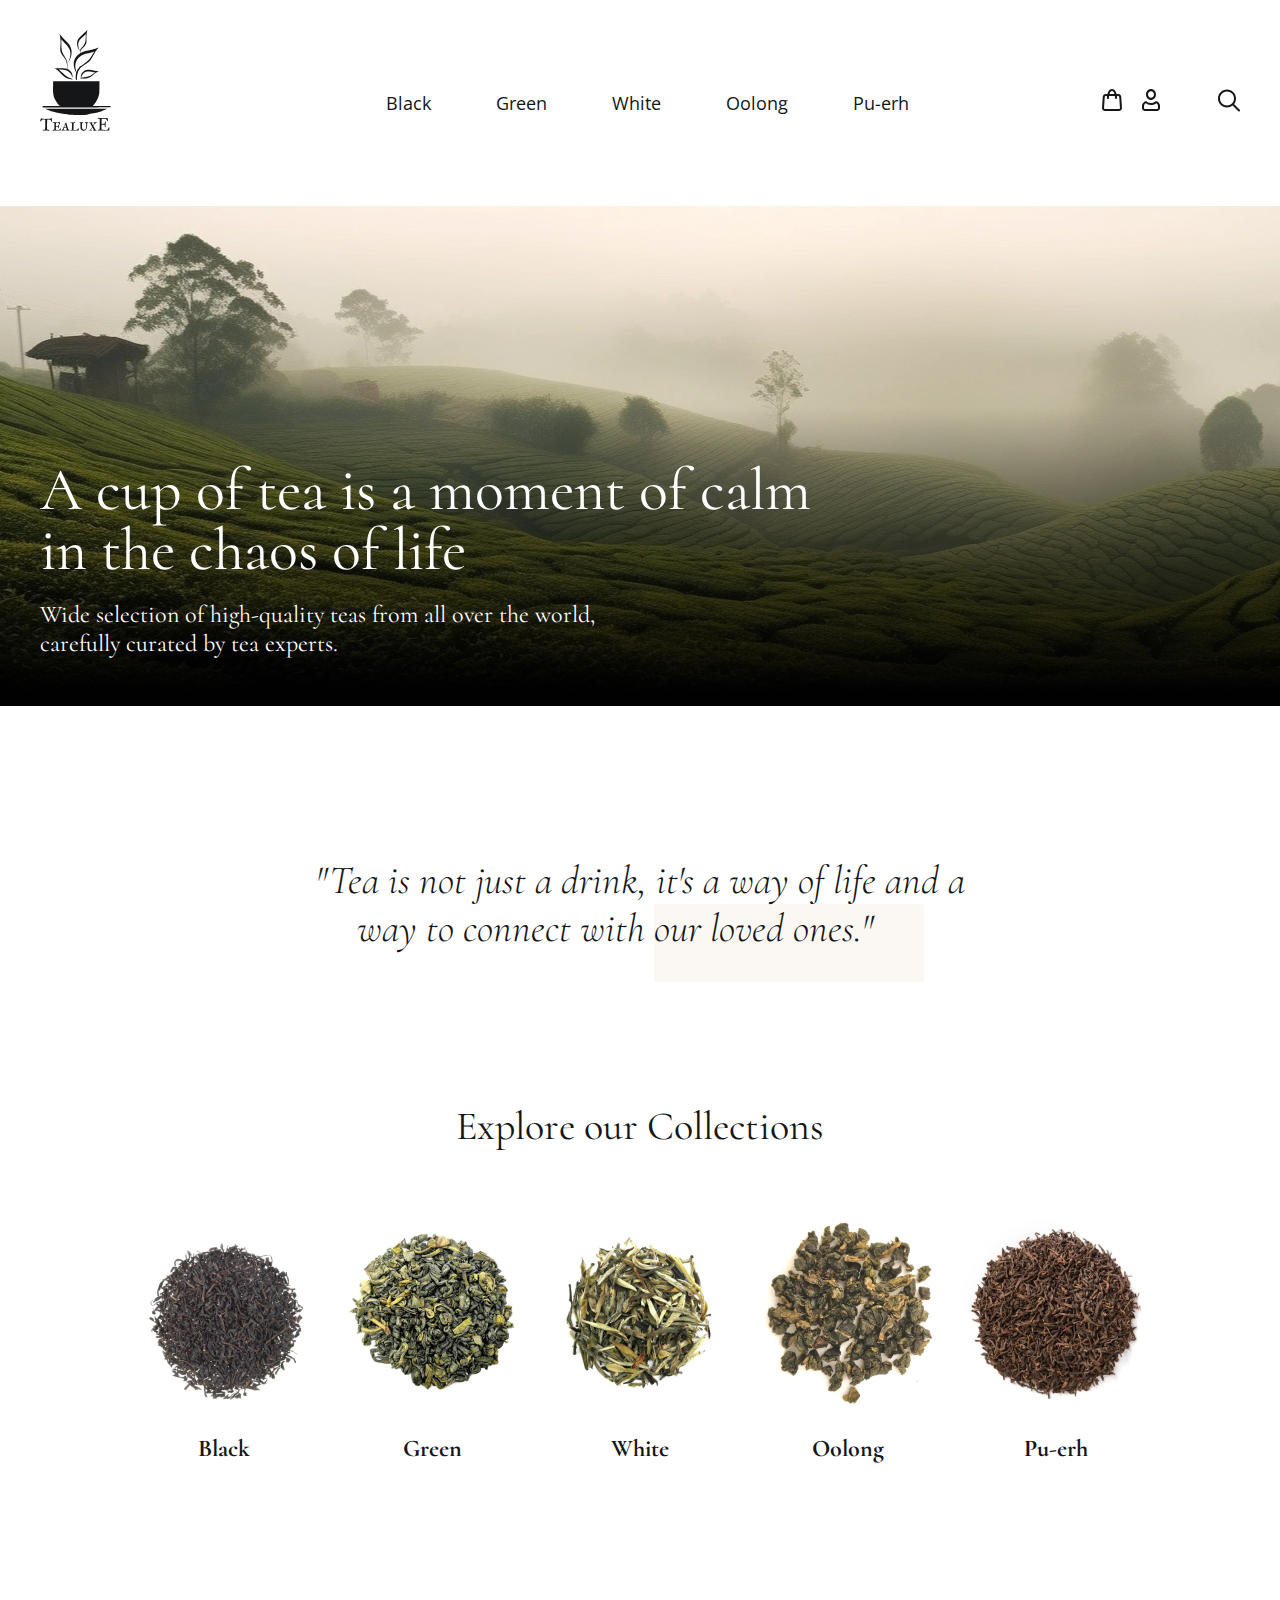
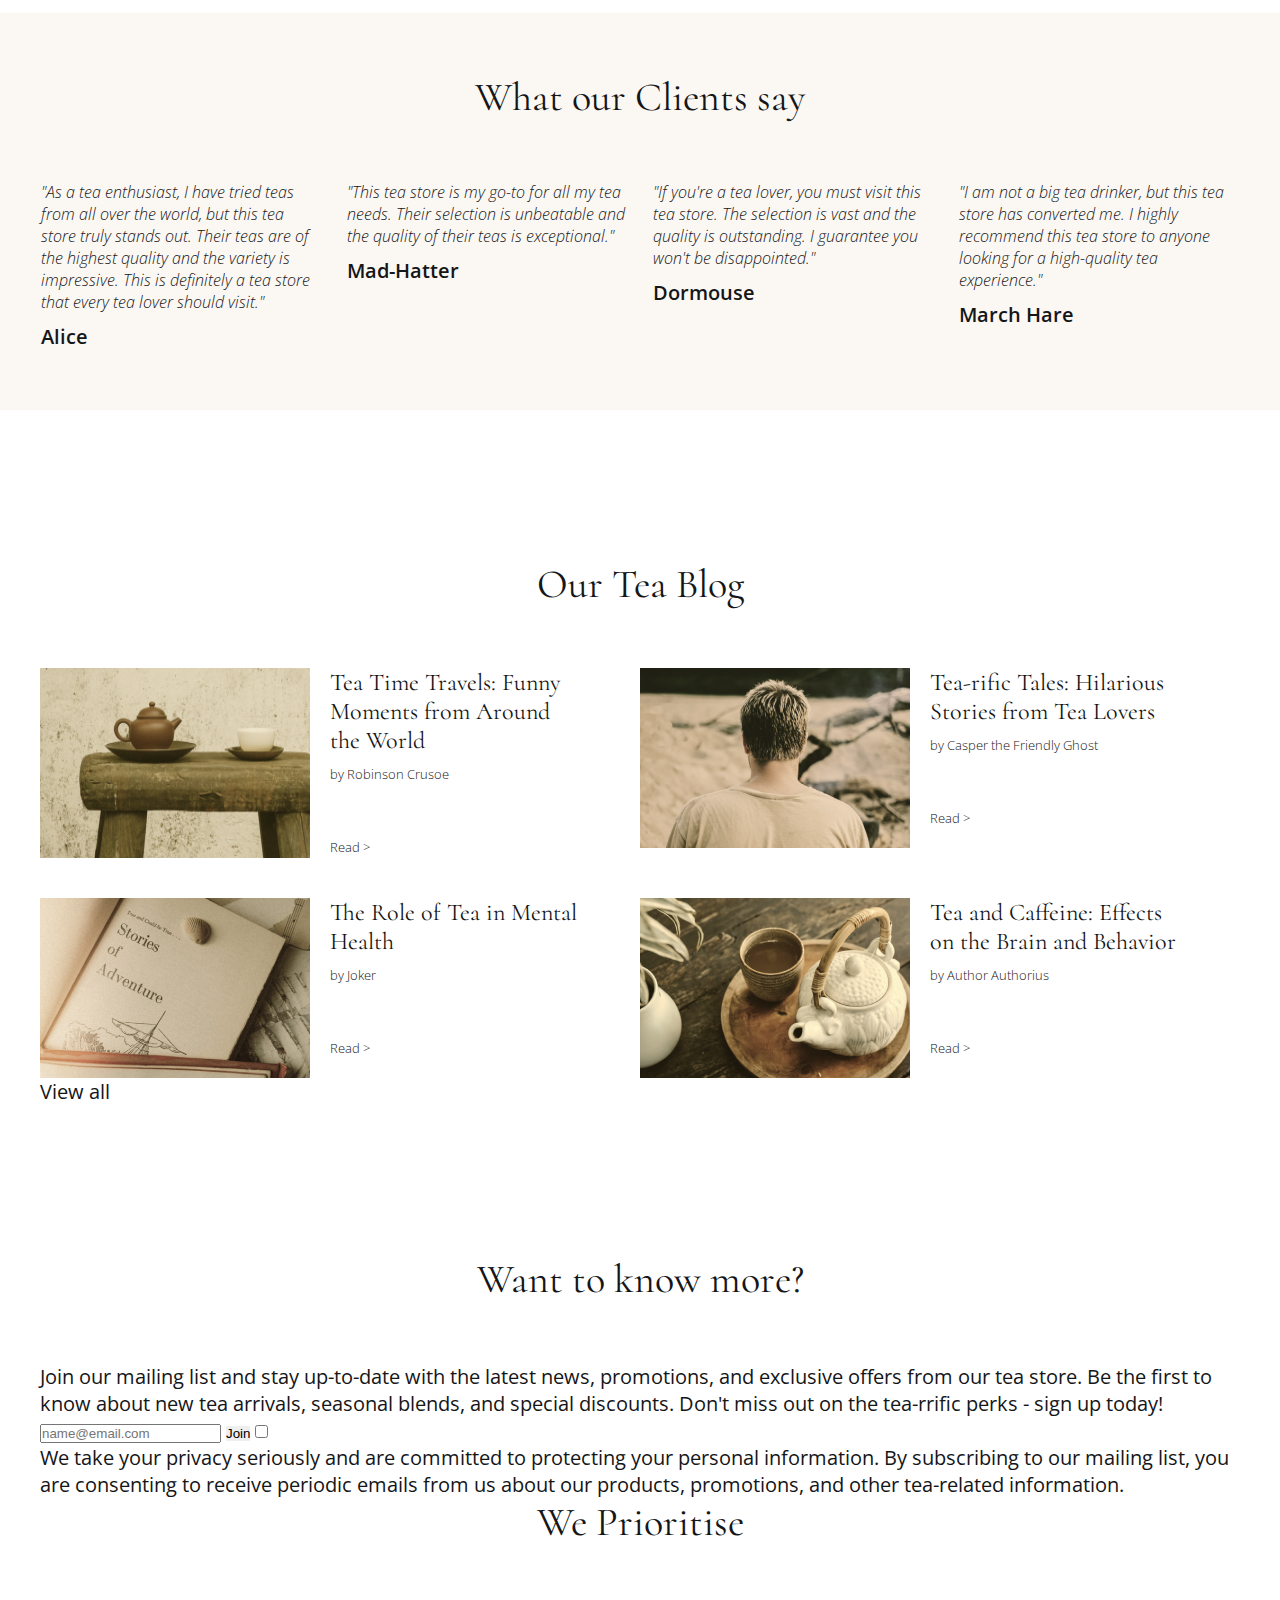
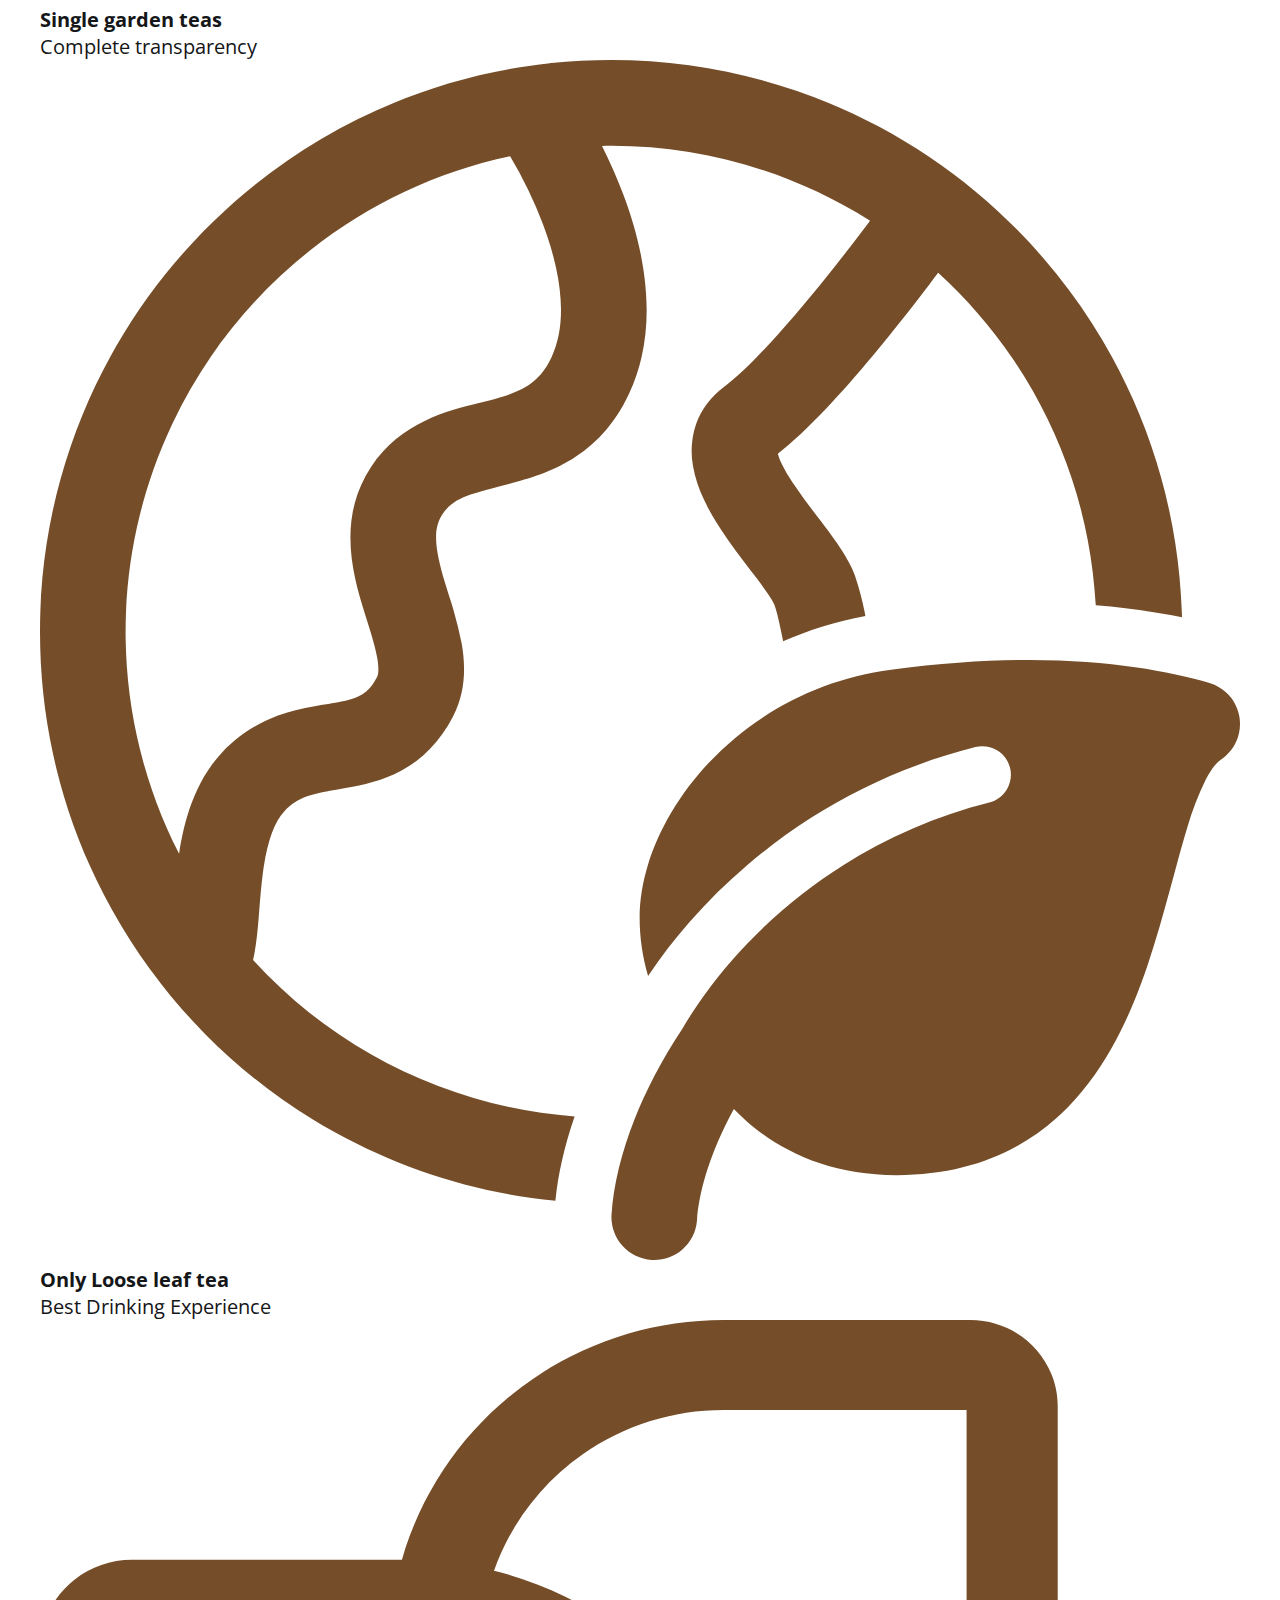
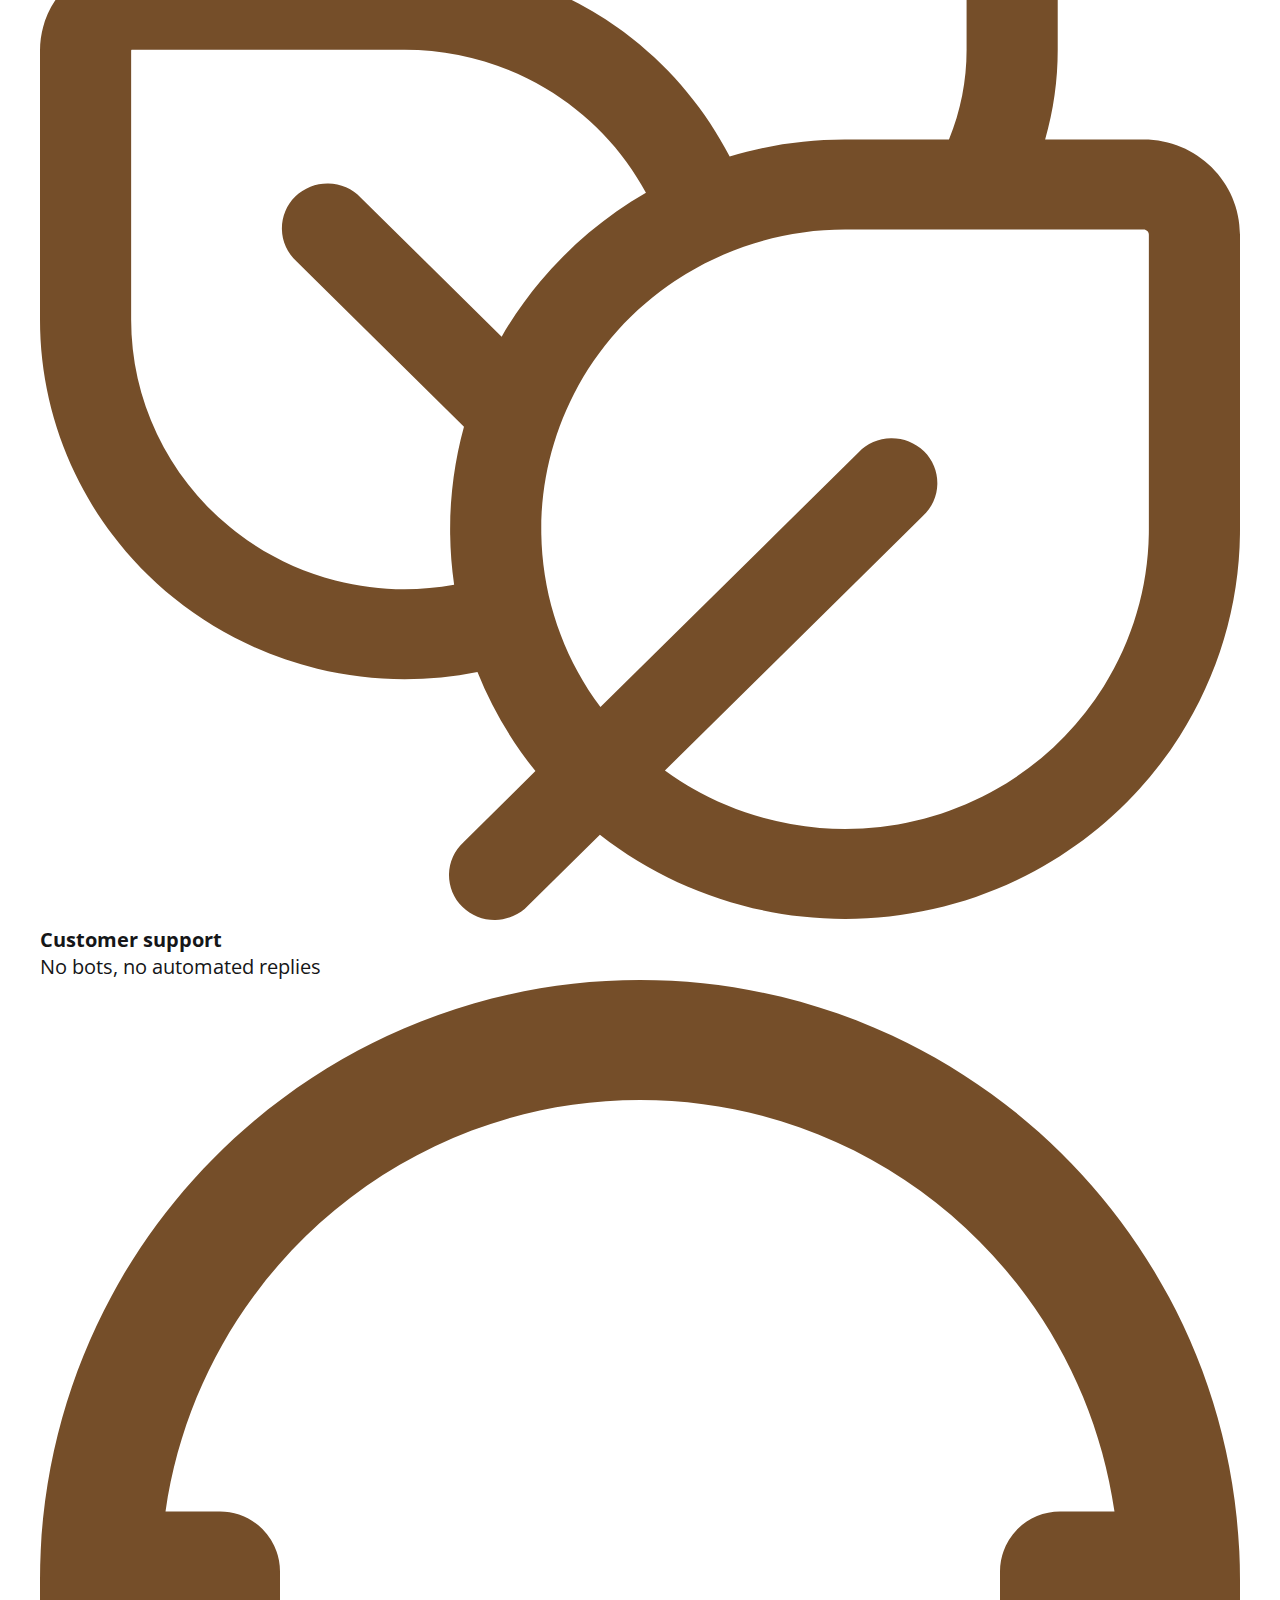
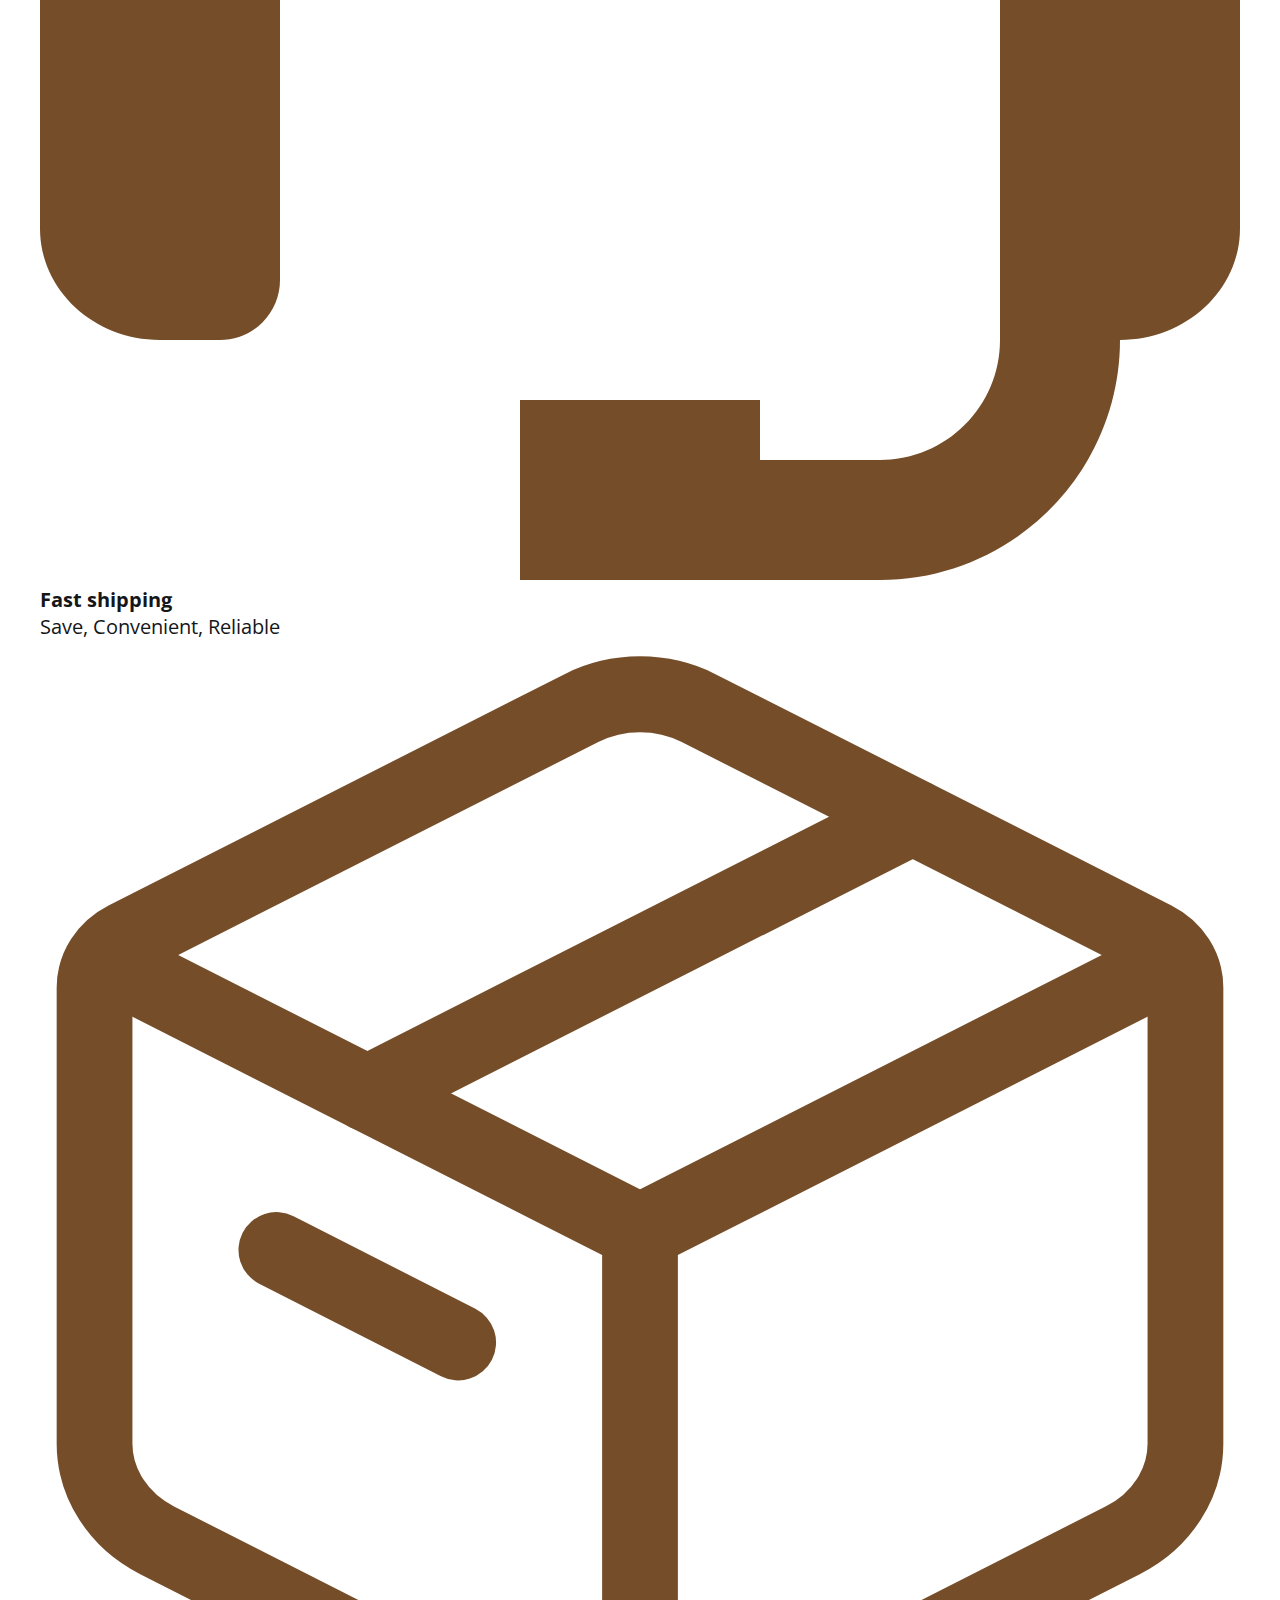
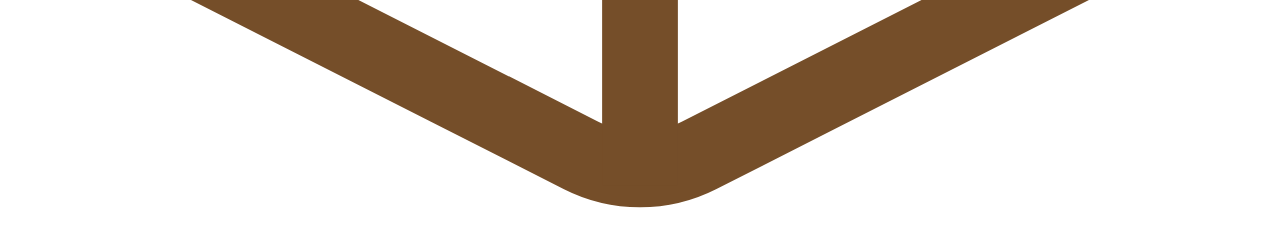
<file: index.html>
<!DOCTYPE html>
<html lang="en">

  <head>
    <meta charset="UTF-8">
    <meta name="viewport" content="width=device-width, initial-scale=1.0">
    <meta http-equiv="X-UA-Compatible" content="ie=edge">
    <title>tea</title>
    <link rel="preconnect" href="https://fonts.googleapis.com">
    <link rel="preconnect" href="https://fonts.gstatic.com" crossorigin>
    <link
      href="https://fonts.googleapis.com/css2?family=Cormorant:ital,wght@0,400;1,300&family=Open+Sans:ital,wght@0,300;0,400;0,600;1,300&display=swap"
      rel="stylesheet">
    <!-- <link rel="stylesheet" href="css/reset.css"> -->
    <link rel="stylesheet" href="css/reset-lex.css">
    <link rel="stylesheet" href="css/style.css">
    <script defer src="js/main.js"></script>
  </head>

  <body>
    <div class="menu--ground"></div>
    <div class="wrapper">
      <header class="header">
        <div class="container">
          <div class="header__inner">
            <a href="#" class="logo">
              <img src="img/logo.svg" alt="">
            </a>
            <nav class="menu">
              <button class="menu__btn">
                <span></span>
                <span></span>
                <span></span>
                <span></span>
              </button>
              <ul class="menu__list">
                <li class="menu__close">
                  <button class="menu__close-btn">
                    <img src="./img/close.svg" alt="close">
                  </button>
                </li>
                <li class="menu__item"><a href="#" class="menu__link">Black</a></li>
                <li class="menu__item"><a href="#" class="menu__link">Green</a></li>
                <li class="menu__item"><a href="#" class="menu__link">White</a></li>
                <li class="menu__item"><a href="#" class="menu__link">Oolong</a></li>
                <li class="menu__item"><a href="#" class="menu__link">Pu-erh</a></li>
                <li class="mobile-nav">
                  <ul class="mobile-menu">
                    <li class="mobile-menu__item">
                      <a href="#" class="mobile-menu__link">Contact Us</a>
                    </li>
                    <li class="mobile-menu__item">
                      <a href="#" class="mobile-menu__link">Our Blog</a>
                    </li>
                    <li class="mobile-menu__item">
                      <a href="#" class="mobile-menu__link">Shipping and Delivery</a>
                    </li>
                  </ul>
                  <ul class="mobile-actions">
                    <li class="mobile-actions__item">
                      <a href="#" class="user-actions__link">
                        <img src="./img/cart.svg" alt="cart">
                      </a>
                    </li>
                    <li class="mobile-actions__item">
                      <a href="#" class="user-actions__link">
                        <img src="./img/login.svg" alt="login">
                      </a>
                    </li>
                    <li class="mobile-actions__item">
                      <a href="#" class="user-actions__link">
                        <img src="./img/search.svg" alt="search">
                      </a>
                    </li>
                  </ul>
                </li>
              </ul>
            </nav>
            <ul class="user-actions">
              <li class="user-actions__item">
                <a href="#" class="user-actions__link">
                  <img src="./img/cart.svg" alt="cart">
                </a>
              </li>
              <li class="user-actions__item">
                <a href="#" class="user-actions__link">
                  <img src="./img/login.svg" alt="login">
                </a>
              </li>
              <li class="user-actions__item user-actions__item_search">
                <a href="#" class="user-actions__link">
                  <img src="./img/search.svg" alt="search">
                </a>
                <!-- <search>
                  <form action="">
                    <input type="search">
                    <button type="submit"></button>
                  </form>
                </search> -->
              </li>
            </ul>
          </div>
        </div>
      </header>
      <main class="main">
        <section class="top">
          <div class="container">
            <div class="top__inner">
              <h1 class="top__title">A cup of tea is a moment of calm in the chaos of life</h1>
              <p class="top__text">Wide selection of high-quality teas from all over the world, carefully curated by tea
                experts.</p>
            </div>
          </div>
        </section>
        <blockquote class="blockquote">
          <div class="container">
            <p class="blockquote__text">"Tea is not just a drink, it's a way of life and a way to connect with <span>our
                loved ones."</span></p>
          </div>
        </blockquote>
        <section class="collection">
          <div class="container">
            <div class="collection__inner">
              <h2 class="title collection__title">Explore our Collections</h2>
              <ul class="collection__items">
                <li class="collection__item">
                  <a href="#" class="collection__link">
                    <figura>
                      <img class="collection__img" src="./img/black-tea.jpg" alt="black">
                      <h3>Black</h3>
                      </img>
                    </figura>
                  </a>
                </li>
                <li class="collection__item">
                  <a href="#" class="collection__link">
                    <figura>
                      <img class="collection__img" src="./img/green-tea.jpg" alt="green">
                      <h3>Green</h3>
                      </img>
                    </figura>
                  </a>
                </li>
                <li class="collection__item">
                  <a href="#" class="collection__link">
                    <figura>
                      <img class="collection__img" src="./img/white-tea.jpg" alt="white">
                      <h3>White</h3>
                      </img>
                    </figura>
                  </a>
                </li>
                <li class="collection__item">
                  <a href="#" class="collection__link">
                    <figura>
                      <img class="collection__img" src="./img/oolong-tea.jpg" alt="oolong">
                      <h3>Oolong</h3>
                      </img>
                    </figura>
                  </a>
                </li>
                <li class="collection__item">
                  <a href="#" class="collection__link">
                    <figura>
                      <img class="collection__img" src="./img/pu-erh-tea.jpg" alt="pu-erh-tea">
                      <h3>Pu-erh</h3>
                      </img>
                    </figura>
                  </a>
                </li>
              </ul>
            </div>
          </div>
        </section>
        <section class="reviews">
          <div class="container">
            <div class="reviews__inner">
              <h3 class="title reviews__title">What our Clients say</h3>
              <ul class="reviews__list">
                <li class="reviews__item">
                  <blockquote>
                    <p class="reviews_text">"As a tea enthusiast, I have tried teas from all over the world, but this
                      tea store truly
                      stands
                      out. Their teas are of
                      the highest quality and the variety is impressive. This is definitely a tea store that every tea
                      lover should visit."</p>
                    <cite class="reviews__name">Alice</cite>
                  </blockquote>
                </li>
                <li class="reviews__item">
                  <blockquote>
                    <p class="reviews_text">"This tea store is my go-to for all my tea needs. Their selection is
                      unbeatable and the quality
                      of their teas is
                      exceptional."</p>
                    <cite class="reviews__name">Mad-Hatter</cite>
                  </blockquote>
                </li>
                <li class="reviews__item">
                  <blockquote>
                    <p class="reviews_text">"If you're a tea lover, you must visit this tea store. The selection is vast
                      and the quality is
                      outstanding. I guarantee
                      you won't be disappointed."</p>
                    <cite class="reviews__name">Dormouse</cite>
                  </blockquote>
                </li>
                <li class="reviews__item">
                  <blockquote>
                    <p class="reviews_text">"I am not a big tea drinker, but this tea store has converted me. I highly
                      recommend this tea
                      store to anyone looking
                      for a high-quality tea experience."</p>
                    <cite class="reviews__name">March Hare</cite>
                  </blockquote>
                </li>
              </ul>
            </div>
          </div>
        </section>
        <section class="main-blog">
          <div class="container">
            <h2 class="title">Our Tea Blog</h2>
            <ul class="main-blog__list">
              <li class="main-blog__item">
                <figure>
                  <img src="./img/blog01.jpg" alt="blog01" class="main-blog__item-img">
                  <div class="main-blog__item-content">
                    <h3 class="main-blog__item-title">Tea Time Travels: Funny Moments from Around the World</h3>
                    <p class="main-blog__item-author">by Robinson Crusoe</p>
                    <a href="#" class="main-blog__item-link">Read ></a>
                  </div>
                </figure>
              </li>
              <li class="main-blog__item">
                <figure>
                  <img src="./img/blog02.jpg" alt="blog02" class="main-blog__item-img">
                  <div class="main-blog__item-content">
                    <h3 class="main-blog__item-title">Tea-rific Tales: Hilarious Stories from Tea Lovers</h3>
                    <p class="main-blog__item-author">by Casper the Friendly Ghost</p>
                    <a href="#" class="main-blog__item-link">Read ></a>
                  </div>
                </figure>
              </li>
              <li class="main-blog__item">
                <figure>
                  <img src="./img/blog03.jpg" alt="blog03" class="main-blog__item-img">
                  <div class="main-blog__item-content">
                    <h3 class="main-blog__item-title">The Role of Tea in Mental Health</h3>
                    <p class="main-blog__item-author">by Joker</p>
                    <a href="#" class="main-blog__item-link">Read ></a>
                  </div>
                </figure>
              </li>
              <li class="main-blog__item">
                <figure>
                  <img src="./img/blog04.jpg" alt="blog04" class="main-blog__item-img">
                  <div class="main-blog__item-content">
                    <h3 class="main-blog__item-title">Tea and Caffeine: Effects on the Brain and Behavior</h3>
                    <p class="main-blog__item-author">by Author Authorius</p>
                    <a href="#" class="main-blog__item-link">Read ></a>
                  </div>
                </figure>
              </li>
            </ul>
            <a href="" class="main-blog__link">View all</a>
          </div>
        </section>
        <section class="mailing-list">
          <div class="container">
            <h2 class="title mailing-list__title">Want to know more?</h2>
            <div class="mailing-list__inner">
              <p class="mailing-list__text">
                Join our mailing list and stay up-to-date with the latest news, promotions, and exclusive offers from
                our tea store. Be the first to know about new tea arrivals, seasonal blends, and special discounts.
                Don't miss out on the tea-rrific perks - sign up today!
              </p>
              <form action="" class="mailinf-list__form">
                <input class="mailing-list__email" type="email" placeholder="name@email.com">
                <button class="mailing-list__btn" type="submit">Join</button>
                <label>
                  <input class="checkbox" type="checkbox">
                  <span class="checkbox-style"></span>
                  <p class="checkbox__text">
                    We take your privacy seriously and are committed to protecting your personal information. By
                    subscribing to our mailing
                    list, you are consenting to receive periodic emails from us about our products, promotions, and
                    other tea-related
                    information.
                  </p>
                </label>
              </form>
            </div>
          </div>
        </section>
        <section class="prioritise">
          <div class="container">
            <h2 class="title">We Prioritise</h2>
            <ul class="prioritise__list">
              <li class="prioritise__item">
                <h4 class="prioritise__title">Single garden teas</h4>
                <p class="prioritise__text">Complete transparency</p>
                <img class="prioritise__img" src="./img/prioritise01.svg" alt="prioritise01">
              </li>
              <li class="prioritise__item">
                <h4 class="prioritise__title">Only Loose leaf tea</h4>
                <p class="prioritise__text">Best Drinking Experience</p>
                <img class="prioritise__img" src="./img/prioritise02.svg" alt="prioritise02">
              </li>
              <li class="prioritise__item">
                <h4 class="prioritise__title">Customer support</h4>
                <p class="prioritise__text">No bots, no automated replies</p>
                <img class="prioritise__img" src="./img/prioritise03.svg" alt="prioritise03">
              </li>
              <li class="prioritise__item">
                <h4 class="prioritise__title">Fast shipping</h4>
                <p class="prioritise__text">Save, Convenient, Reliable</p>
                <img class="prioritise__img" src="./img/prioritise04.svg" alt="prioritise04">
              </li>
            </ul>
          </div>
        </section>
      </main>
      <footer class="footer"></footer>
    </div>


  </body>

</html>
</file>
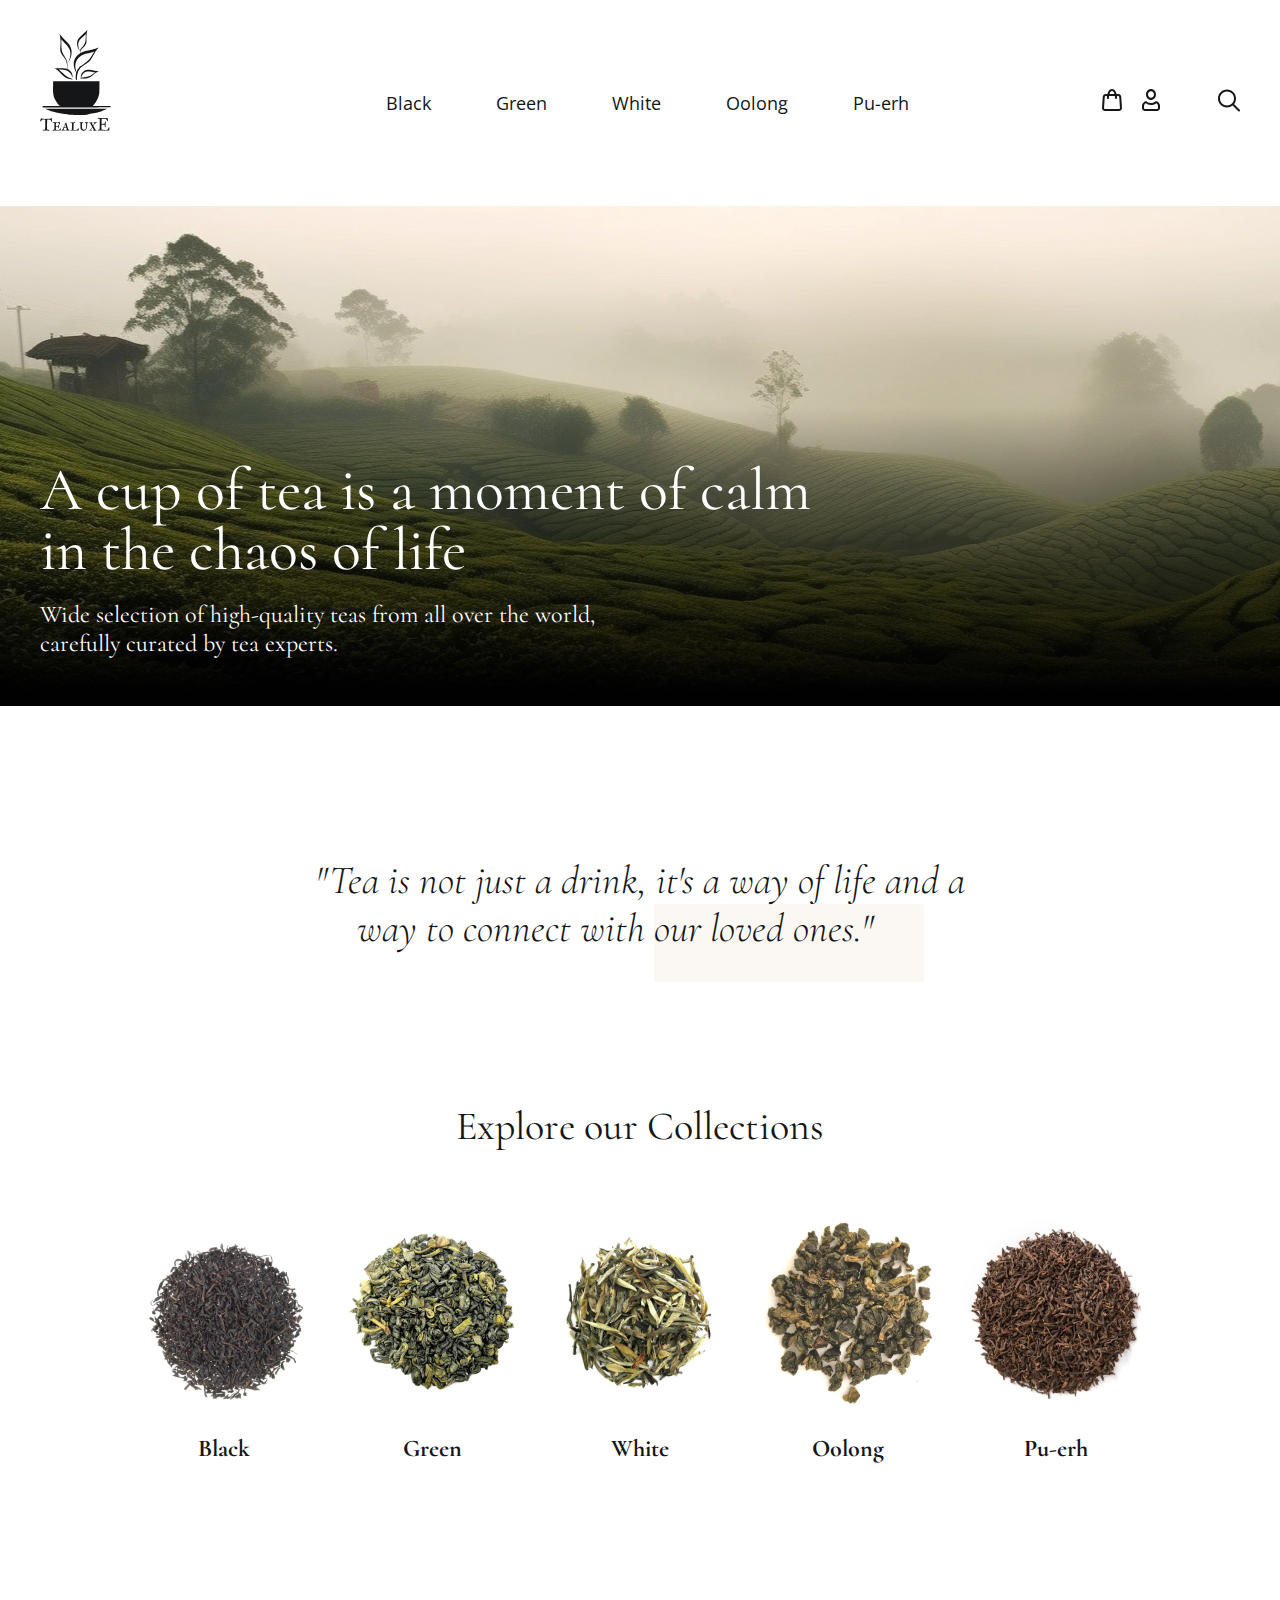
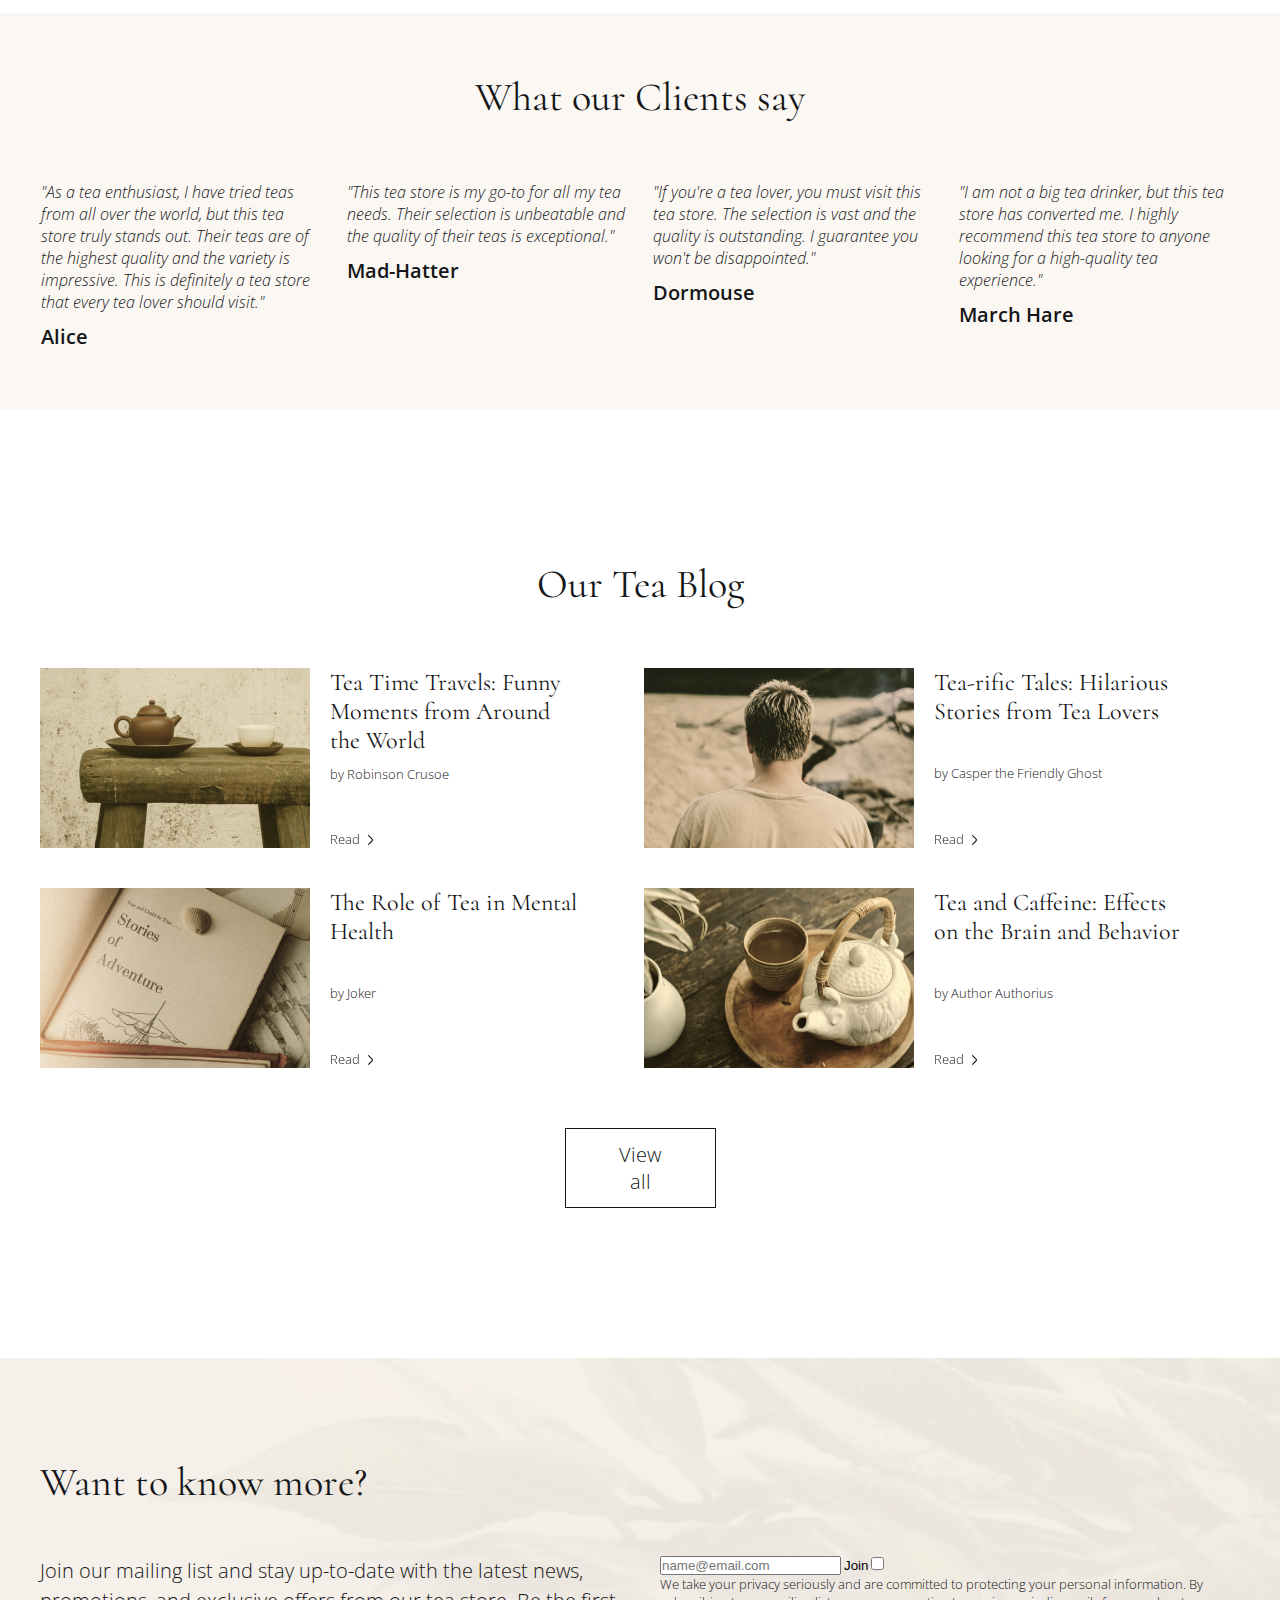
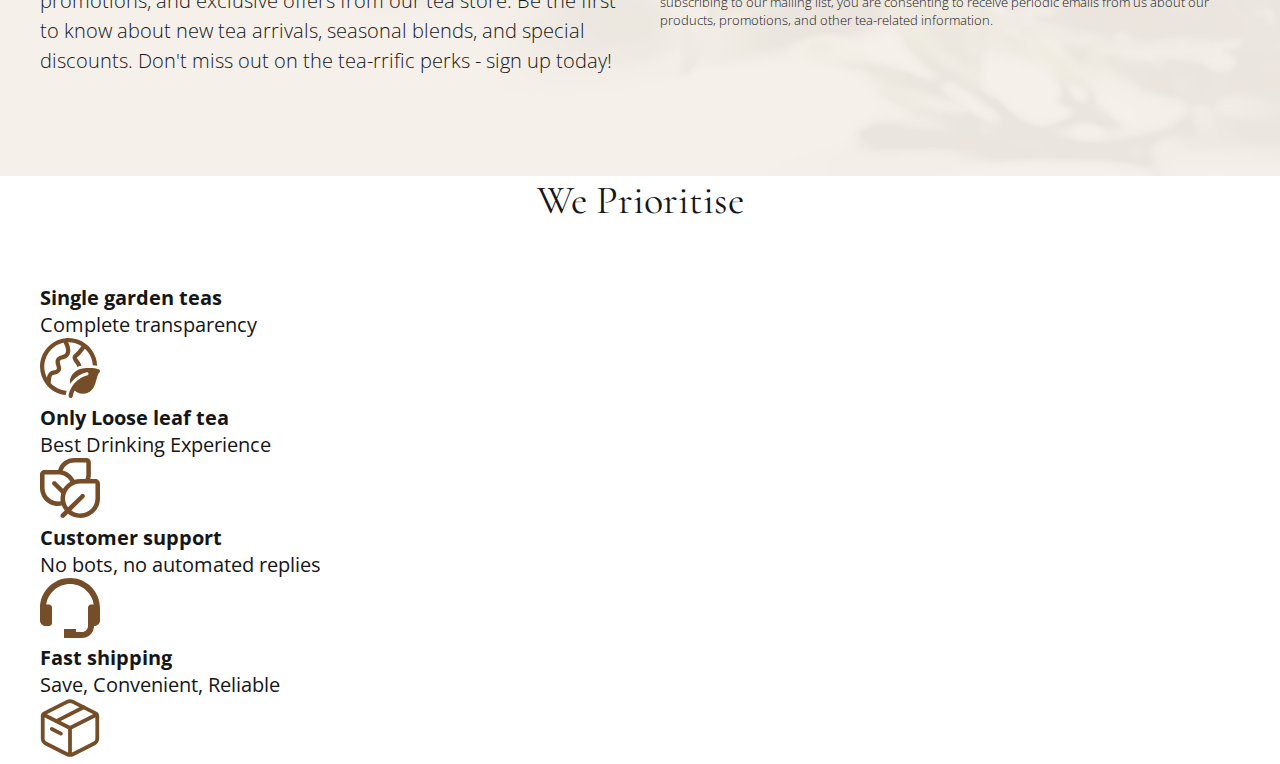
<file: prod/index.html>
<!DOCTYPE html>
<html lang="en">

  <head>
    <meta charset="UTF-8">
    <meta name="viewport" content="width=device-width, initial-scale=1.0">
    <meta http-equiv="X-UA-Compatible" content="ie=edge">
    <title>tea</title>
    <link rel="preconnect" href="https://fonts.googleapis.com">
    <link rel="preconnect" href="https://fonts.gstatic.com" crossorigin>
    <link
      href="https://fonts.googleapis.com/css2?family=Cormorant:ital,wght@0,400;1,300&family=Open+Sans:ital,wght@0,300;0,400;0,600;1,300&display=swap"
      rel="stylesheet">
    <!-- <link rel="stylesheet" href="css/reset.css"> -->
    <link rel="stylesheet" href="./css/reset-lex.css">
    <link rel="stylesheet" href="./css/style.css">
    <script defer src="./js/main.js"></script>
  </head>

  <body>
    <div class="menu--ground"></div>
    <div class="wrapper">
      <header class="header">
        <div class="container">
          <div class="header__inner">
            <a href="#" class="logo">
              <img src="img/logo.svg" alt="">
            </a>
            <nav class="menu">
              <button class="menu__btn">
                <span></span>
                <span></span>
                <span></span>
                <span></span>
              </button>
              <ul class="menu__list">
                <li class="menu__close">
                  <button class="menu__close-btn">
                    <img src="./img/close.svg" alt="close">
                  </button>
                </li>
                <li class="menu__item"><a href="#" class="menu__link">Black</a></li>
                <li class="menu__item"><a href="#" class="menu__link">Green</a></li>
                <li class="menu__item"><a href="#" class="menu__link">White</a></li>
                <li class="menu__item"><a href="#" class="menu__link">Oolong</a></li>
                <li class="menu__item"><a href="#" class="menu__link">Pu-erh</a></li>
                <li class="mobile-nav">
                  <ul class="mobile-menu">
                    <li class="mobile-menu__item">
                      <a href="#" class="mobile-menu__link">Contact Us</a>
                    </li>
                    <li class="mobile-menu__item">
                      <a href="#" class="mobile-menu__link">Our Blog</a>
                    </li>
                    <li class="mobile-menu__item">
                      <a href="#" class="mobile-menu__link">Shipping and Delivery</a>
                    </li>
                  </ul>
                  <ul class="mobile-actions">
                    <li class="mobile-actions__item">
                      <a href="#" class="user-actions__link">
                        <img src="./img/cart.svg" alt="cart">
                      </a>
                    </li>
                    <li class="mobile-actions__item">
                      <a href="#" class="user-actions__link">
                        <img src="./img/login.svg" alt="login">
                      </a>
                    </li>
                    <li class="mobile-actions__item">
                      <a href="#" class="user-actions__link">
                        <img src="./img/search.svg" alt="search">
                      </a>
                    </li>
                  </ul>
                </li>
              </ul>
            </nav>
            <ul class="user-actions">
              <li class="user-actions__item">
                <a href="#" class="user-actions__link">
                  <img src="./img/cart.svg" alt="cart">
                </a>
              </li>
              <li class="user-actions__item">
                <a href="#" class="user-actions__link">
                  <img src="./img/login.svg" alt="login">
                </a>
              </li>
              <li class="user-actions__item user-actions__item_search">
                <a href="#" class="user-actions__link">
                  <img src="./img/search.svg" alt="search">
                </a>
                <!-- <search>
                  <form action="">
                    <input type="search">
                    <button type="submit"></button>
                  </form>
                </search> -->
              </li>
            </ul>
          </div>
        </div>
      </header>
      <main class="main">
        <section class="top">
          <div class="container">
            <div class="top__inner">
              <h1 class="top__title">A cup of tea is a moment of calm in the chaos of life</h1>
              <p class="top__text">Wide selection of high-quality teas from all over the world, carefully curated by tea
                experts.</p>
            </div>
          </div>
        </section>
        <blockquote class="blockquote">
          <div class="container">
            <p class="blockquote__text">"Tea is not just a drink, it's a way of life and a way to connect with <span>our
                loved ones."</span></p>
          </div>
        </blockquote>
        <section class="collection">
          <div class="container">
            <div class="collection__inner">
              <h2 class="title collection__title">Explore our Collections</h2>
              <ul class="collection__items">
                <li class="collection__item">
                  <a href="#" class="collection__link">
                    <figura>
                      <img class="collection__img" src="./img/black-tea.jpg" alt="black">
                      <h3>Black</h3>
                      </img>
                    </figura>
                  </a>
                </li>
                <li class="collection__item">
                  <a href="#" class="collection__link">
                    <figura>
                      <img class="collection__img" src="./img/green-tea.jpg" alt="green">
                      <h3>Green</h3>
                      </img>
                    </figura>
                  </a>
                </li>
                <li class="collection__item">
                  <a href="#" class="collection__link">
                    <figura>
                      <img class="collection__img" src="./img/white-tea.jpg" alt="white">
                      <h3>White</h3>
                      </img>
                    </figura>
                  </a>
                </li>
                <li class="collection__item">
                  <a href="#" class="collection__link">
                    <figura>
                      <img class="collection__img" src="./img/oolong-tea.jpg" alt="oolong">
                      <h3>Oolong</h3>
                      </img>
                    </figura>
                  </a>
                </li>
                <li class="collection__item">
                  <a href="#" class="collection__link">
                    <figura>
                      <img class="collection__img" src="./img/pu-erh-tea.jpg" alt="pu-erh-tea">
                      <h3>Pu-erh</h3>
                      </img>
                    </figura>
                  </a>
                </li>
              </ul>
            </div>
          </div>
        </section>
        <section class="reviews">
          <div class="container">
            <div class="reviews__inner">
              <h3 class="title reviews__title">What our Clients say</h3>
              <ul class="reviews__list">
                <li class="reviews__item">
                  <blockquote>
                    <p class="reviews_text">"As a tea enthusiast, I have tried teas from all over the world, but this
                      tea store truly
                      stands
                      out. Their teas are of
                      the highest quality and the variety is impressive. This is definitely a tea store that every tea
                      lover should visit."</p>
                    <cite class="reviews__name">Alice</cite>
                  </blockquote>
                </li>
                <li class="reviews__item">
                  <blockquote>
                    <p class="reviews_text">"This tea store is my go-to for all my tea needs. Their selection is
                      unbeatable and the quality
                      of their teas is
                      exceptional."</p>
                    <cite class="reviews__name">Mad-Hatter</cite>
                  </blockquote>
                </li>
                <li class="reviews__item">
                  <blockquote>
                    <p class="reviews_text">"If you're a tea lover, you must visit this tea store. The selection is vast
                      and the quality is
                      outstanding. I guarantee
                      you won't be disappointed."</p>
                    <cite class="reviews__name">Dormouse</cite>
                  </blockquote>
                </li>
                <li class="reviews__item">
                  <blockquote>
                    <p class="reviews_text">"I am not a big tea drinker, but this tea store has converted me. I highly
                      recommend this tea
                      store to anyone looking
                      for a high-quality tea experience."</p>
                    <cite class="reviews__name">March Hare</cite>
                  </blockquote>
                </li>
              </ul>
            </div>
          </div>
        </section>
        <section class="main-blog">
          <div class="container">
            <h2 class="title">Our Tea Blog</h2>
            <ul class="main-blog__list">
              <li class="main-blog__item">
                <figure>
                  <img src="./img/blog01.jpg" alt="blog01" class="main-blog__item-img">
                  <div class="main-blog__item-content">
                    <h3 class="main-blog__item-title">Tea Time Travels: Funny Moments from Around the World</h3>
                    <p class="main-blog__item-author">by Robinson Crusoe</p>
                    <a href="#" class="main-blog__item-link">Read</a>
                  </div>
                </figure>
              </li>
              <li class="main-blog__item">
                <figure>
                  <img src="./img/blog02.jpg" alt="blog02" class="main-blog__item-img">
                  <div class="main-blog__item-content">
                    <h3 class="main-blog__item-title">Tea-rific Tales: Hilarious Stories from Tea Lovers</h3>
                    <p class="main-blog__item-author">by Casper the Friendly Ghost</p>
                    <a href="#" class="main-blog__item-link">Read</a>
                  </div>
                </figure>
              </li>
              <li class="main-blog__item">
                <figure>
                  <img src="./img/blog03.jpg" alt="blog03" class="main-blog__item-img">
                  <div class="main-blog__item-content">
                    <h3 class="main-blog__item-title">The Role of Tea in Mental Health</h3>
                    <p class="main-blog__item-author">by Joker</p>
                    <a href="#" class="main-blog__item-link">Read</a>
                  </div>
                </figure>
              </li>
              <li class="main-blog__item">
                <figure>
                  <img src="./img/blog04.jpg" alt="blog04" class="main-blog__item-img">
                  <div class="main-blog__item-content">
                    <h3 class="main-blog__item-title">Tea and Caffeine: Effects on the Brain and Behavior</h3>
                    <p class="main-blog__item-author">by Author Authorius</p>
                    <a href="#" class="main-blog__item-link">Read</a>
                  </div>
                </figure>
              </li>
            </ul>
            <a href="" class="main-blog__link">View all</a>
          </div>
        </section>
        <section class="mailing-list">
          <div class="container">
            <h2 class="title mailing-list__title">Want to know more?</h2>
            <div class="mailing-list__inner">
              <p class="mailing-list__text">
                Join our mailing list and stay up-to-date with the latest news, promotions, and exclusive offers from
                our tea store. Be the first to know about new tea arrivals, seasonal blends, and special discounts.
                Don't miss out on the tea-rrific perks - sign up today!
              </p>
              <form action="" class="mailing-list__form">
                <input class="mailing-list__email" type="email" placeholder="name@email.com">
                <button class="mailing-list__btn" type="submit">Join</button>
                <label>
                  <input class="checkbox" type="checkbox">
                  <span class="checkbox-style"></span>
                  <p class="checkbox__text">
                    We take your privacy seriously and are committed to protecting your personal information. By
                    subscribing to our mailing
                    list, you are consenting to receive periodic emails from us about our products, promotions, and
                    other tea-related
                    information.
                  </p>
                </label>
              </form>
            </div>
          </div>
        </section>
        <section class="prioritise">
          <div class="container">
            <h2 class="title">We Prioritise</h2>
            <ul class="prioritise__list">
              <li class="prioritise__item">
                <h4 class="prioritise__title">Single garden teas</h4>
                <p class="prioritise__text">Complete transparency</p>
                <img class="prioritise__img" src="./img/prioritise01.svg" alt="prioritise01">
              </li>
              <li class="prioritise__item">
                <h4 class="prioritise__title">Only Loose leaf tea</h4>
                <p class="prioritise__text">Best Drinking Experience</p>
                <img class="prioritise__img" src="./img/prioritise02.svg" alt="prioritise02">
              </li>
              <li class="prioritise__item">
                <h4 class="prioritise__title">Customer support</h4>
                <p class="prioritise__text">No bots, no automated replies</p>
                <img class="prioritise__img" src="./img/prioritise03.svg" alt="prioritise03">
              </li>
              <li class="prioritise__item">
                <h4 class="prioritise__title">Fast shipping</h4>
                <p class="prioritise__text">Save, Convenient, Reliable</p>
                <img class="prioritise__img" src="./img/prioritise04.svg" alt="prioritise04">
              </li>
            </ul>
          </div>
        </section>
      </main>
      <footer class="footer"></footer>
    </div>


  </body>

</html>
</file>
<file: css/style.css>
:root {
  --main-font-color: #151618;
  --White: #FFF;
  --Light-Background: #f7f1ea;
  --Light-Background-opacity: rgba(247, 242, 234, .5);
  --Black: rgba(21, 22, 24, 1);
}

body {
  /* font-family: 'Cormorant', serif; */
  font-family: 'Open Sans', sans-serif;
  color: var(--main-font-color);
  font-size: 20px;
}

.container {
  max-width: 1240px;
  padding-left: 20px;
  padding-right: 20px;
  margin: 0 auto;
}

.title {
  text-align: center;
  margin-bottom: 60px;
  font-family: 'Cormorant', serif;
  font-size: 40px;
  font-weight: 400;
  color: var(--Black);
}

.header {
  background-color: #fff;
}

.header__inner {
  min-height: 140px;
  margin-top: 30px;
  margin-bottom: 30px;
  display: flex;
  justify-content: space-between;
  align-items: center;
}

.logo {
  margin-bottom: 35px;
}

.menu {
  margin-left: 80px;
}

.menu__btn {
  display: none;
  width: 40px;
  height: 20px;
  flex-direction: column;
  justify-content: space-between;
}


.menu__list {
  display: flex;
  gap: 65px;
  font-size: 18px;
  font-weight: 400;
  line-height: normal;
}

.user-actions {
  display: flex;
  gap: 20px;
}

.user-actions__item_search {
  margin-left: min(3vw, 80px);
}

.mobile-nav,
.menu__close {
  display: none;
}

.menu--ground {
  display: none;
  position: fixed;
  left: 0;
  right: 0;
  top: 0;
  bottom: 0;
  width: 100%;
  height: 100dvh;
  background-color: rgba(0, 0, 0, .5);
  transition: background-color .3s ease;
}

.menu--ground.menu--open {
  display: block;
}

.top {
  background-image: url(../img/top-bg.jpg);
  background-repeat: no-repeat;
  background-position: bottom left;
  background-size: cover;
}

.top__inner {
  min-height: 500px;
  color: var(--White);
  font-family: 'Cormorant', serif;
  font-weight: 400;
  display: flex;
  flex-direction: column;
  justify-content: end;
  gap: 20px;
}

.top__title {
  max-width: 790px;
  font-size: 60px;
  font-weight: 400;
  line-height: 1;
}

.top__text {
  max-width: 560px;
  margin-bottom: 48px;
  font-size: 24px;
  font-weight: 400;
  line-height: normal;
}

.blockquote {
  margin-top: 150px;
  margin-bottom: 150px;
}

.blockquote__text {
  max-width: 704px;
  color: var(--Black);
  text-align: center;
  font-family: Cormorant;
  font-size: 40px;
  font-style: italic;
  font-weight: 300;
  line-height: normal;
  margin-left: auto;
  margin-right: auto;
}

.blockquote__text span {
  padding-bottom: 30px;
  padding-right: 50px;
  background-color: var(--Light-Background-opacity);
}

/* .blockquote__text span::after {
  content: '';
  width: lh;
  height: 61px;
  opacity: 0.5;
  background: var(--Light-Background);
  position: absolute;
  bottom: -15px;
  right: -40px;
  z-index: -1;
} */

.collection {
  font-family: Cormorant;
  font-weight: 400;
  line-height: normal;
}

.collection__items {
  display: flex;
  justify-content: center;
  flex-wrap: nowrap;
  gap: clamp(0, 2vw, 40px);
  margin-bottom: 150px;
}

.collection__link h3 {
  color: var(--Black);
  font-size: 24px;
  text-align: center;
  margin-top: 10px;
}

.collection__img {
  max-width: 208px;
  max-height: 208px;
  width: 100%;
}

.reviews {
  background: var(--Light-Background-opacity);
  padding-top: 60px;
  padding-bottom: 60px;
}

.reviews__inner {
  z-index: 1;
  color: var(--Black);
  font-family: Cormorant;
  font-style: normal;
  font-weight: 400;
  line-height: normal;
}

.reviews__list {
  display: flex;
  gap: 26px;
  justify-content: center;
}

.reviews__item {
  flex-basis: 280px;
}

.reviews_text {
  font-family: Open Sans;
  font-size: 16px;
  font-style: italic;
  font-weight: 300;
  margin-bottom: 10px;
}

.reviews__name {
  font-family: Open Sans;
  font-size: 20px;
  font-style: normal;
  font-weight: 600;
}

.reviews__item.reviews__item--hide {
  display: none;
}

.main-blog {
  padding-top: 150px;
  padding-bottom: 150px;
}

.main-blog__list {
  display: flex;
  flex-wrap: wrap;
  gap: 40px 58px;
}

.main-blog__item {
  flex-basis: 542px;
}

.main-blog__item>figure {
  display: flex;
  gap: 20px;
}

.main-blog__item-img {
  max-width: 270px;
}

.main-blog__item-title {
  font-family: Cormorant;
  font-size: 24px;
  font-weight: 400;
  margin-bottom: 10px;
}

.main-blog__item-author {
  font-family: Open Sans;
  font-size: 13px;
  font-weight: 300;
  margin-bottom: 48px;
}

.main-blog__item-link {
  font-family: Open Sans;
  font-size: 13px;
  font-weight: 300;
}

@media(max-width: 1000px) {
  .header__inner {
    min-height: auto;
  }

  .menu {
    margin-left: 50px;
    margin-right: auto;
  }

  .logo {
    margin-bottom: 0;
  }

  .user-actions__item_search {
    margin-left: 30px;
  }

  .blockquote {
    margin-top: 120px;
    margin-bottom: 135px;
  }

  .collection__items {
    margin-bottom: 120px;
    gap: 0;
  }

  .reviews__item:last-child {
    display: none;
  }
}

@media(max-width: 860px) {
  .menu {
    margin-left: 0;
    margin-right: 0;
  }
}

@media(max-width: 800px) {
  .container {
    padding-left: 2.1vw;
    padding-right: 2.1vw;
  }

  .menu__list {
    display: block;
    background-color: var(--White);
    width: 480px;
    position: absolute;
    top: 0;
    left: 0;
    right: 0;
    text-align: center;
    margin: 0 auto;
    padding-top: 20px;
    transform: translateY(-100%);
    transition: transform .6s ease;
  }

  .menu__list.menu__list-open {
    transform: translateY(0);
  }

  .menu {
    order: -1;
  }

  .menu__btn {
    display: flex;
    cursor: pointer;
  }

  .menu__btn span {
    width: 100%;
    height: 2px;
    background-color: var(--Black);
  }

  .menu__item {
    margin-bottom: 30px;
    font-family: Cormorant;
    font-size: 24px;
  }

  .menu__close {
    display: block;
    width: 20px;
    margin-right: 20px;
    margin-left: auto;
    margin-bottom: 20px;

  }

  .menu__close-btn {
    cursor: pointer;
  }

  .mobile-nav {
    display: block;
    background-color: #fff;
  }

  .mobile-menu {
    margin: 30px 30px;
    padding-top: 30px;
    border-top: 2px solid var(--Light-Background);

  }

  .mobile-menu__item {
    font-family: Open Sans, sans-serif;
    font-size: 13px;
    font-weight: 300;
    margin-bottom: 35px;
  }

  .mobile-actions {
    display: flex;
    gap: 70px;
    justify-content: center;
    background-color: var(--Light-Background);
    padding-top: 20px;
    padding-bottom: 18px;
  }

  .mobile-actions__link {
    height: 22px;
    width: auto;
  }

  .logo {
    margin-left: 111px;
    margin-right: 50px;
    width: max(39px, 9.5vw);
  }

  .header__inner {
    margin-left: 5.8vw;
    margin-right: 5.8vw;
    margin-top: 3.9vw;
    margin-bottom: 3.9vw;
  }

  .blockquote__text {
    margin-left: 5.7vw;
    margin-right: 5.7vw;
    font-size: 5.2vw;
  }

  .blockquote__text span {
    padding-bottom: 10px;
    padding-right: 20px;
  }

  /* .blockquote::before {
    width: 273px;
    right: 4px;
  } */

  .top__title {
    max-width: 100%;
    font-size: 7.8vw;
  }

  .collection__items {
    flex-wrap: wrap;
  }

  .reviews__list {
    gap: 30px 76px;
    flex-wrap: wrap;
  }

  .reviews__item:last-child {
    display: block;
  }
}

@media(max-width: 670px) {
  .reviews__list {
    gap: 30px 20px;
  }

  .reviews__item {
    flex-basis: 45dvw;
  }
}

@media(max-width: 480px) {
  .container {
    padding-left: 10px;
    padding-right: 10px;
  }

  .header__inner {
    margin-left: 0;
    margin-right: 0;
    margin-top: 10px;
    margin-bottom: 10px;
  }

  .logo {
    width: 39px;
  }

  .top__text {
    font-size: 5vw;
  }

  .menu__list {
    width: 360px;
  }

  .user-actions__item_search {
    margin-left: 5vw;
  }

  .top__title {
    font-size: 8.3vw;
    line-height: normal;
  }

  .blockquote {
    margin-top: 60px;
    margin-bottom: 60px;
  }

  .blockquote__text {
    margin-left: 11vw;
    margin-right: 11vw;
    font-size: 16px;
  }

  /* .blockquote::before {
    width: 118px;
    height: 22px;
    right: 4px;
  } */
  .title {
    font-size: 8.3vw;
    margin-bottom: 50px;
  }

  .collection__items {
    margin-bottom: 60px;
  }

  .reviews {
    padding-top: 50px;
    padding-bottom: 50px;
  }

  .reviews__item {
    flex-basis: 220px;
  }
}

@media(max-width: 440px) {
  .collection__img {
    max-width: 170px;
  }
}

@media(max-width: 360px) {
  .menu__list {
    width: 98dvw;
  }

  .user-actions__item_search {
    margin-left: 0;
  }

  .top__inner {
    min-height: 367px;
  }

  .top__title {
    font-size: 24px;
  }

  .top__text {
    font-size: 13px;
  }

  .blockquote {
    margin-top: 70px;
    margin-bottom: 80px;
  }

  .blockquote__text {
    margin-left: 0;
    margin-right: 0;
  }

  .title {
    font-size: 24px;
    margin-bottom: 10px;
  }

  .reviews__item {
    flex-basis: 100%;
  }

  .reviews__item:nth-child(2n) {
    display: none;
  }

}
</file>
<file: prod/css/style.css>
:root {
  --main-font-color: #151618;
  --White: #FFF;
  --Light-Background: #f7f1ea;
  --Light-Background-opacity: rgba(247, 242, 234, .5);
  --Black: rgba(21, 22, 24, 1);
}

body {
  /* font-family: 'Cormorant', serif; */
  font-family: 'Open Sans', sans-serif;
  color: var(--main-font-color);
  font-size: 20px;
  line-height: normal;
}

.container {
  max-width: 1240px;
  padding-left: 20px;
  padding-right: 20px;
  margin: 0 auto;
}

.title {
  text-align: center;
  margin-bottom: 60px;
  font-family: 'Cormorant', serif;
  font-size: 40px;
  font-weight: 400;
  color: var(--Black);
}

.header {
  background-color: #fff;
}

.header__inner {
  min-height: 140px;
  margin-top: 30px;
  margin-bottom: 30px;
  display: flex;
  justify-content: space-between;
  align-items: center;
}

.logo {
  margin-bottom: 35px;
}

.menu {
  margin-left: 80px;
}

.menu__btn {
  display: none;
  width: 40px;
  height: 20px;
  flex-direction: column;
  justify-content: space-between;
}


.menu__list {
  display: flex;
  gap: 65px;
  font-size: 18px;
  font-weight: 400;
}

.user-actions {
  display: flex;
  gap: 20px;
}

.user-actions__item_search {
  margin-left: min(3vw, 80px);
}

.mobile-nav,
.menu__close {
  display: none;
}

.menu--ground {
  display: none;
  position: fixed;
  left: 0;
  right: 0;
  top: 0;
  bottom: 0;
  width: 100%;
  height: 100dvh;
  background-color: rgba(0, 0, 0, .5);
  transition: background-color .3s ease;
}

.menu--ground.menu--open {
  display: block;
}

.top {
  background-image: url(../img/top-bg.jpg);
  background-repeat: no-repeat;
  background-position: bottom left;
  background-size: cover;
}

.top__inner {
  min-height: 500px;
  color: var(--White);
  font-family: 'Cormorant', serif;
  font-weight: 400;
  display: flex;
  flex-direction: column;
  justify-content: end;
  gap: 20px;
}

.top__title {
  max-width: 790px;
  font-size: 60px;
  font-weight: 400;
  line-height: 1;
}

.top__text {
  max-width: 560px;
  margin-bottom: 48px;
  font-size: 24px;
  font-weight: 400;
}

.blockquote {
  margin-top: 150px;
  margin-bottom: 150px;
}

.blockquote__text {
  max-width: 704px;
  color: var(--Black);
  text-align: center;
  font-family: Cormorant;
  font-size: 40px;
  font-style: italic;
  font-weight: 300;
  margin-left: auto;
  margin-right: auto;
}

.blockquote__text span {
  padding-bottom: 30px;
  padding-right: 50px;
  background-color: var(--Light-Background-opacity);
}

/* .blockquote__text span::after {
  content: '';
  width: lh;
  height: 61px;
  opacity: 0.5;
  background: var(--Light-Background);
  position: absolute;
  bottom: -15px;
  right: -40px;
  z-index: -1;
} */

.collection {
  font-family: Cormorant;
  font-weight: 400;
}

.collection__items {
  display: flex;
  justify-content: center;
  flex-wrap: nowrap;
  gap: clamp(0, 2vw, 40px);
  margin-bottom: 150px;
}

.collection__link h3 {
  color: var(--Black);
  font-size: 24px;
  text-align: center;
  margin-top: 10px;
}

.collection__img {
  max-width: 208px;
  max-height: 208px;
  width: 100%;
}

.reviews {
  background: var(--Light-Background-opacity);
  padding-top: 60px;
  padding-bottom: 60px;
}

.reviews__inner {
  z-index: 1;
  color: var(--Black);
  font-family: Cormorant;
  font-style: normal;
  font-weight: 400;
}

.reviews__list {
  display: flex;
  gap: 26px;
  justify-content: center;
}

.reviews__item {
  flex-basis: 280px;
}

.reviews_text {
  font-family: Open Sans;
  font-size: 16px;
  font-style: italic;
  font-weight: 300;
  margin-bottom: 10px;
}

.reviews__name {
  font-family: Open Sans;
  font-size: 20px;
  font-style: normal;
  font-weight: 600;
}

.reviews__item.reviews__item--hide {
  display: none;
}

.main-blog {
  padding-top: 150px;
  padding-bottom: 150px;
}

.main-blog__list {
  display: flex;
  flex-wrap: wrap;
  gap: 40px 4.83dvw;
}

.main-blog__item {
  flex-basis: 542px;
}

.main-blog__item-content {
  display: flex;
  flex-direction: column;
}

.main-blog__item>figure {
  display: flex;
  gap: 20px;
}

.main-blog__item-img {
  max-width: 270px;
}

.main-blog__item-title {
  font-family: Cormorant;
  font-size: 24px;
  font-weight: 400;
  min-height: 86px;
  margin-bottom: 10px;
}

.main-blog__item-author {
  font-family: Open Sans;
  font-size: 13px;
  font-weight: 300;
}

.main-blog__item-link {
  font-family: Open Sans;
  font-size: 13px;
  font-weight: 300;
  margin-top: auto;
  position: relative;
}

.main-blog__item-link::after {
  content: "";
  position: absolute;
  background-image: url(../img/arrow_right.svg);
  width: 5px;
  height: 10px;
  margin-left: 8px;
  top: 5px;
}

.main-blog__link {
  width: 151px;
  margin: 60px auto 0;
  text-align: center;
  font-weight: 300;
  border: 1px solid var(--Black);
  background: var(--White);
  padding: 12px 41px;
}

.mailing-list {
  padding-top: 100px;
  padding-bottom: 100px;
  background-color: var(--Light-Background);
  background-image: url(../img/mailing-bg.png);
  background-repeat: no-repeat;
  background-position: bottom right;
  background-size: cover;
}

.mailing-list__title {
  text-align: left;
  margin-bottom: 50px;
}

.mailing-list__inner {
  display: flex;
  gap: 60px 40px;
}

.mailing-list__text {
  flex-basis: 580px;
  color: var(--Black);
  font-family: Open Sans;
  font-size: 20px;
  font-weight: 300;
  line-height: 1.5;
}

.mailing-list__form {
  flex-basis: 580px;
  color: var(--Black);
  font-family: Open Sans;
  font-size: 13px;
  font-weight: 300;
}

.prioritise {}

.prioritise__img {
  width: 60px;
  height: 60px;
}

@media(max-width: 1000px) {
  .header__inner {
    min-height: auto;
  }

  .menu {
    margin-left: 50px;
    margin-right: auto;
  }

  .logo {
    margin-bottom: 0;
  }

  .user-actions__item_search {
    margin-left: 30px;
  }

  .blockquote {
    margin-top: 120px;
    margin-bottom: 135px;
  }

  .collection__items {
    margin-bottom: 120px;
    gap: 0;
  }

  .reviews__item:last-child {
    display: none;
  }

  .main-blog__list {
    gap: 67px 20px;
  }

  .main-blog__item-img {
    max-width: 230px;
  }
}

@media(max-width: 860px) {
  .menu {
    margin-left: 0;
    margin-right: 0;
  }
}

@media(max-width: 800px) {
  .container {
    padding-left: 2.1vw;
    padding-right: 2.1vw;
  }

  .menu__list {
    display: block;
    background-color: var(--White);
    width: 480px;
    position: absolute;
    top: 0;
    left: 0;
    right: 0;
    text-align: center;
    margin: 0 auto;
    padding-top: 20px;
    transform: translateY(-100%);
    transition: transform .6s ease;
  }

  .menu__list.menu__list-open {
    transform: translateY(0);
  }

  .menu {
    order: -1;
  }

  .menu__btn {
    display: flex;
    cursor: pointer;
  }

  .menu__btn span {
    width: 100%;
    height: 2px;
    background-color: var(--Black);
  }

  .menu__item {
    margin-bottom: 30px;
    font-family: Cormorant;
    font-size: 24px;
  }

  .menu__close {
    display: block;
    width: 20px;
    margin-right: 20px;
    margin-left: auto;
    margin-bottom: 20px;

  }

  .menu__close-btn {
    cursor: pointer;
  }

  .mobile-nav {
    display: block;
    background-color: #fff;
  }

  .mobile-menu {
    margin: 30px 30px;
    padding-top: 30px;
    border-top: 2px solid var(--Light-Background);

  }

  .mobile-menu__item {
    font-family: Open Sans, sans-serif;
    font-size: 13px;
    font-weight: 300;
    margin-bottom: 35px;
  }

  .mobile-actions {
    display: flex;
    gap: 70px;
    justify-content: center;
    background-color: var(--Light-Background);
    padding-top: 20px;
    padding-bottom: 18px;
  }

  .mobile-actions__link {
    height: 22px;
    width: auto;
  }

  .logo {
    margin-left: 111px;
    margin-right: 50px;
    width: max(39px, 9.5vw);
  }

  .header__inner {
    margin-left: 5.8vw;
    margin-right: 5.8vw;
    margin-top: 3.9vw;
    margin-bottom: 3.9vw;
  }

  .blockquote__text {
    margin-left: 5.7vw;
    margin-right: 5.7vw;
    font-size: 5.2vw;
  }

  .blockquote__text span {
    padding-bottom: 10px;
    padding-right: 20px;
  }

  /* .blockquote::before {
    width: 273px;
    right: 4px;
  } */

  .top__title {
    max-width: 100%;
    font-size: 7.8vw;
  }

  .collection__items {
    flex-wrap: wrap;
  }

  .reviews__list {
    gap: 30px 76px;
    flex-wrap: wrap;
  }

  .reviews__item:last-child {
    display: block;
  }
}

@media(max-width: 670px) {
  .reviews__list {
    gap: 30px 20px;
  }

  .reviews__item {
    flex-basis: 45dvw;
  }
}

@media(max-width: 480px) {
  .container {
    padding-left: 10px;
    padding-right: 10px;
  }

  .header__inner {
    margin-left: 0;
    margin-right: 0;
    margin-top: 10px;
    margin-bottom: 10px;
  }

  .logo {
    width: 39px;
  }

  .top__text {
    font-size: 5vw;
  }

  .menu__list {
    width: 360px;
  }

  .user-actions__item_search {
    margin-left: 5vw;
  }

  .top__title {
    font-size: 8.3vw;
  }

  .blockquote {
    margin-top: 60px;
    margin-bottom: 60px;
  }

  .blockquote__text {
    margin-left: 11vw;
    margin-right: 11vw;
    font-size: 16px;
  }

  /* .blockquote::before {
    width: 118px;
    height: 22px;
    right: 4px;
  } */
  .title {
    font-size: 8.3vw;
    margin-bottom: 50px;
  }

  .collection__items {
    margin-bottom: 60px;
  }

  .reviews {
    padding-top: 50px;
    padding-bottom: 50px;
  }

  .reviews__item {
    flex-basis: 220px;
  }
}

@media(max-width: 440px) {
  .collection__img {
    max-width: 170px;
  }
}

@media(max-width: 360px) {
  .menu__list {
    width: 98dvw;
  }

  .user-actions__item_search {
    margin-left: 0;
  }

  .top__inner {
    min-height: 367px;
  }

  .top__title {
    font-size: 24px;
  }

  .top__text {
    font-size: 13px;
  }

  .blockquote {
    margin-top: 70px;
    margin-bottom: 80px;
  }

  .blockquote__text {
    margin-left: 0;
    margin-right: 0;
  }

  .title {
    font-size: 24px;
    margin-bottom: 10px;
  }

  .reviews__item {
    flex-basis: 100%;
  }

  .reviews__item:nth-child(2n) {
    display: none;
  }

}
</file>
